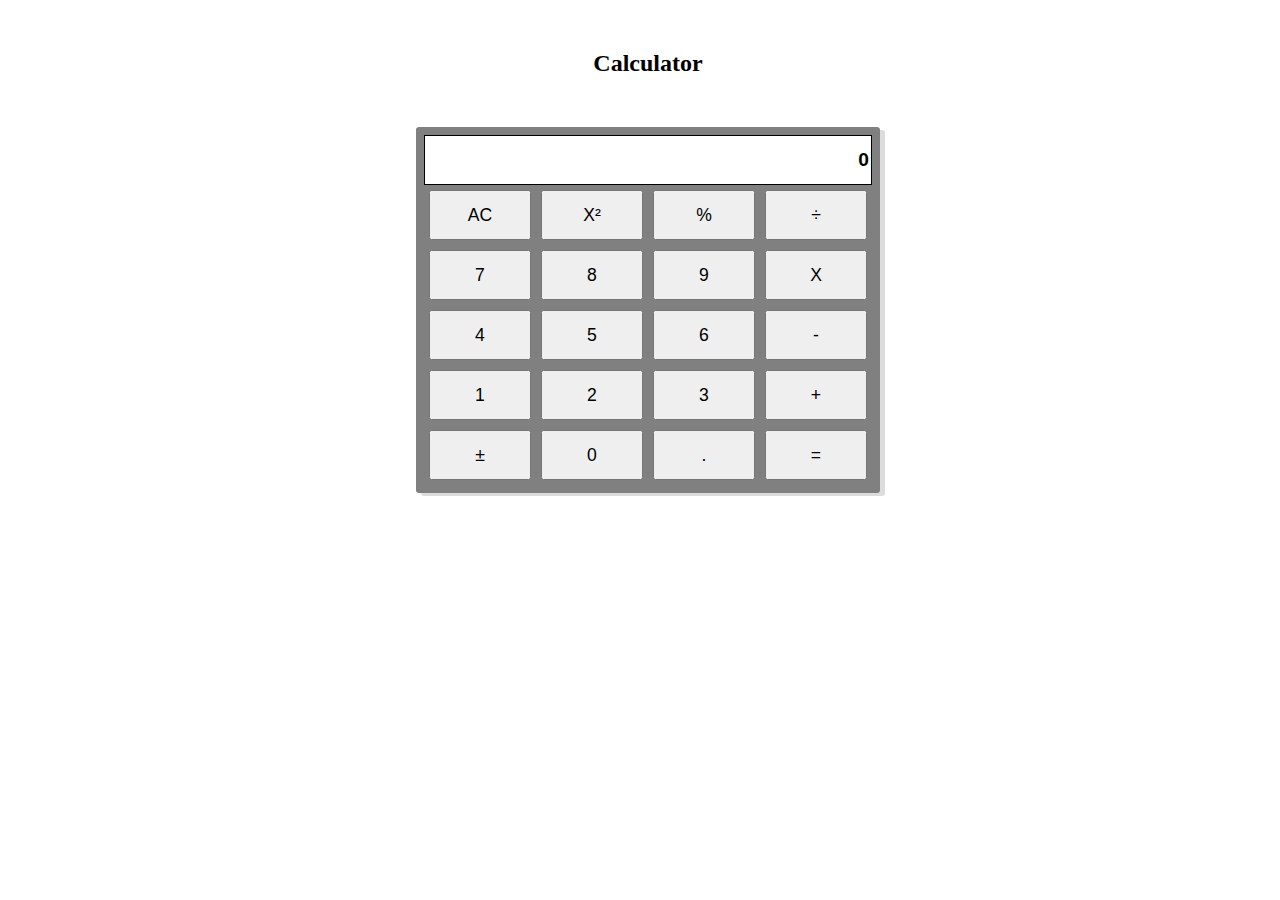
<file: Calculator/index.html>
<html>

<head>
    <title>Calculator</title>
    <link rel="stylesheet" href="index.css">
    <script src="index.js"></script>
</head>

<body>
    <h2>Calculator</h2>
    <main>
        <div class="main">
            <div class="col">
                <input type="text" id="inputCal" name="inputCal" value="0"></input>
            </div>
            <div class="col">
                <button type="button" id="clearInput" onclick="clearInput()">AC</button>
                <button type="button" id="square" onclick="square()">X&sup2;</button>
                <button type="button" id="percentage" onclick="percentage()">%</button>
                <button type="button" id="divide" onclick="input('/')">&divide;</button>
            </div>
            <div class="col">
                <button type="button" id="seven" onclick="input('7')">7</button>
                <button type="button" id="eight" onclick="input('8')">8</button>
                <button type="button" id="nine" onclick="input('9')">9</button>
                <button type="button" id="multiply" onclick="input('*')">X</button>
            </div>
            <div class="col">
                <button type="button" id="four" onclick="input('4')">4</button>
                <button type="button" id="five" onclick="input('5')">5</button>
                <button type="button" id="six" onclick="input('6')">6</button>
                <button type="button" id="subtract" onclick="input('-')">-</button>
            </div>
            <div class="col">
                <button type="button" id="one" onclick="input('1')">1</button>
                <button type="button" id="two" onclick="input('2')">2</button>
                <button type="button" id="three" onclick="input('3')">3</button>
                <button type="button" id="add" onclick="input('+')">+</button>
            </div>
            <div class="col">
                <button type="button" id="plusminus" onclick="plusminus()">&PlusMinus;</button>
                <button type="button" id="" onclick="input('0')">0</button>
                <button type="button" id="decimal" onclick="decimal()">.</button>
                <button type="button" id="equals" onclick="calculate()">=</button>
            </div>
        </div>
    </main>

</body>

</html>
</file>
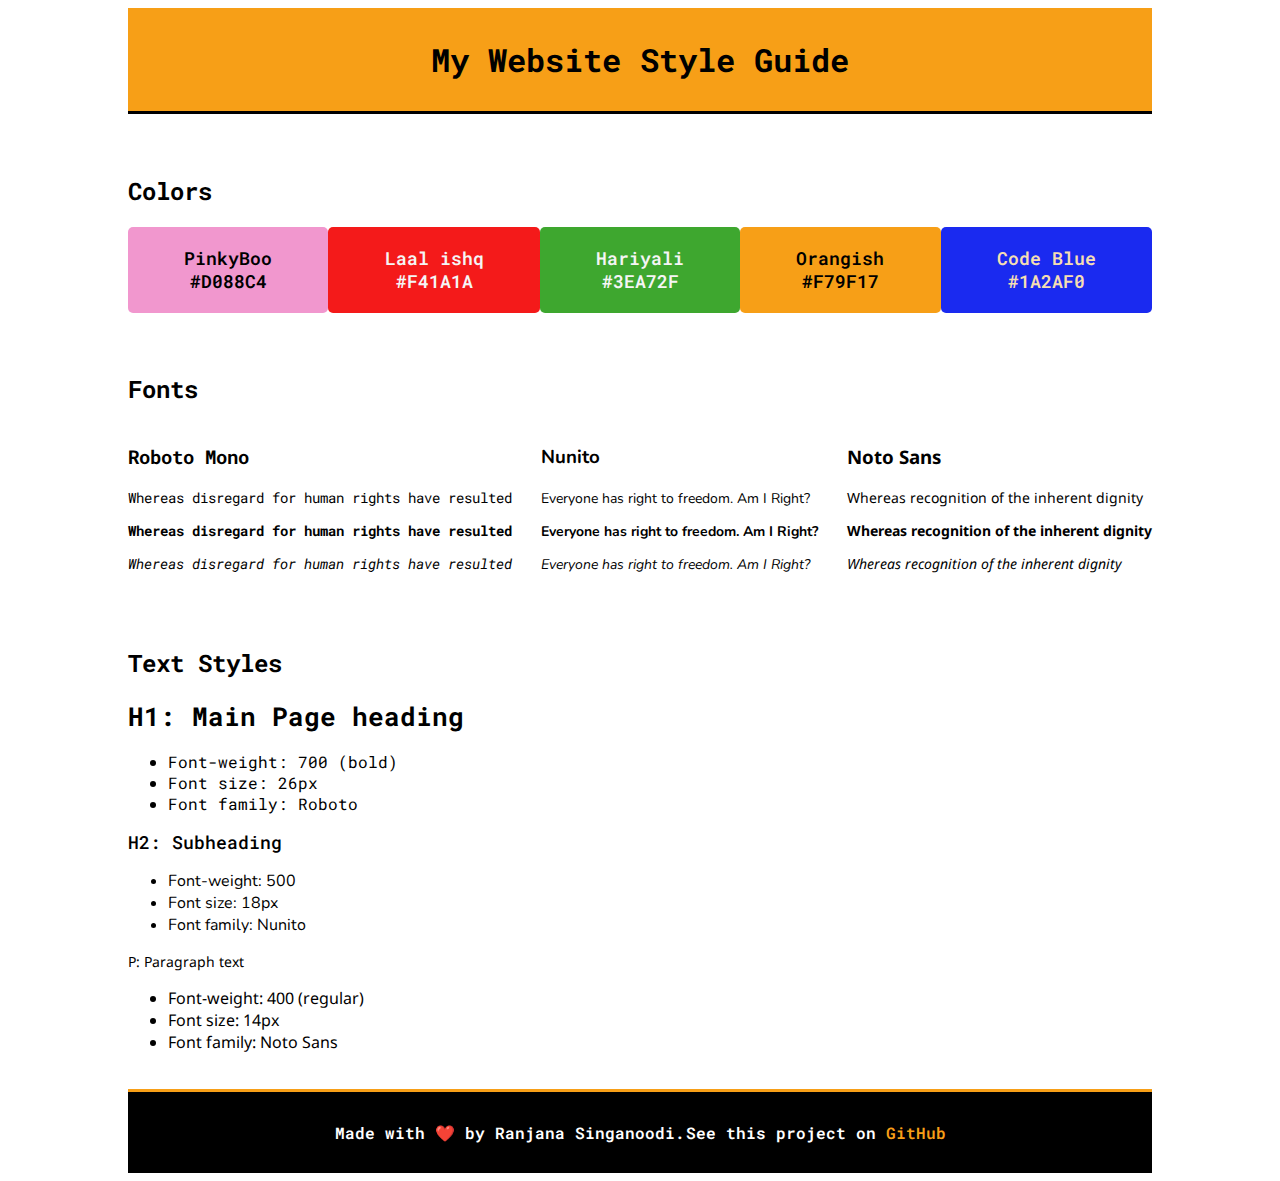
<file: HTML_CSS/DesignSystem/index.html>
<!DOCTYPE html>
<html>

<head>
    <title>My Website design</title>
    <link rel="stylesheet" href="styles.css">
    <link href="https://fonts.googleapis.com/css2?family=Roboto+Mono:ital,wght@0,100..700;1,100..700&display=swap"
        rel="stylesheet">
    <link
        href="https://fonts.googleapis.com/css2?family=Noto+Sans:ital,wght@0,100..900;1,100..900&family=Roboto+Mono:ital,wght@0,100..700;1,100..700&display=swap"
        rel="stylesheet">
    <link
        href="https://fonts.googleapis.com/css2?family=Noto+Sans:ital,wght@0,100..900;1,100..900&family=Nunito:ital,wght@0,200..1000;1,200..1000&family=Roboto+Mono:ital,wght@0,100..700;1,100..700&display=swap"
        rel="stylesheet">
</head>

<body>
    <main id="main">
        <h1 id="heading">My Website Style Guide</h1>
        <div id="container">
            <div id="colors">
                <h2>Colors</h2>
                <div class="colorNames">
                    <div id="pink">
                        <p>PinkyBoo</p>
                        <p>#D088C4</p>
                    </div>
                    <div id="red">
                        <p>Laal ishq</p>
                        <p>#F41A1A</p>
                    </div>
                    <div id="green">
                        <p>Hariyali</p>
                        <p>#3EA72F</p>
                    </div>
                    <div id="orange">
                        <p>Orangish</p>
                        <p>#F79F17</p>
                    </div>
                    <div id="blue">
                        <p>Code Blue</p>
                        <p>#1A2AF0</p>
                    </div>
                </div>
            </div>
            <div id="fontFamily">
                <h2>Fonts</h2>
                <div id="fonts">
                    <div class="roboto">
                        <h3>Roboto Mono</h3>
                        <p class="light">Whereas disregard for human rights have resulted</p>
                        <p class="bold">Whereas disregard for human rights have resulted</p>
                        <p class="italic">Whereas disregard for human rights have resulted</p>
                    </div>
                    <div class="nunito">
                        <h3>Nunito</h3>
                        <p class="light">Everyone has right to freedom. Am I Right?</p>
                        <p class="bold">Everyone has right to freedom. Am I Right?</p>
                        <p class="italic">Everyone has right to freedom. Am I Right?</p>
                    </div>
                    <div class="notoSans">
                        <h3>Noto Sans</h3>
                        <p class="light">Whereas recognition of the inherent dignity</p>
                        <p class="bold">Whereas recognition of the inherent dignity</p>
                        <p class="italic">Whereas recognition of the inherent dignity</p>
                    </div>
                </div>
            </div>
            <div id="textStyle">
                <h2>Text Styles</h2>
                <div class="mainPage roboto">
                    <h1>H1: Main Page heading</h1>
                    <ul>
                        <li>Font-weight: 700 (bold)</li>
                        <li>Font size: 26px</li>
                        <li>Font family: Roboto</li>
                    </ul>
                </div>
                <div class="subheading nunito">
                    <h2>H2: Subheading</h2>
                    <ul>
                        <li>Font-weight: 500</li>
                        <li>Font size: 18px</li>
                        <li>Font family: Nunito</li>
                    </ul>
                </div>
                <div class="paraText notoSans">
                    <p>P: Paragraph text</p>
                    <ul>
                        <li>Font-weight: 400 (regular)</li>
                        <li>Font size: 14px</li>
                        <li>Font family: Noto Sans</li>
                    </ul>
                </div>
            </div>
        </div>
    </main>
    <footer>
        Made with ❤️ by Ranjana Singanoodi.
        <span>See this project on
            <a id="github" href="https://github.com/sjranju/PERN-Stack/tree/master/HTML_CSS/DesignSystem">
                GitHub
            </a>
        </span>
    </footer>
</body>

</html>
</file>
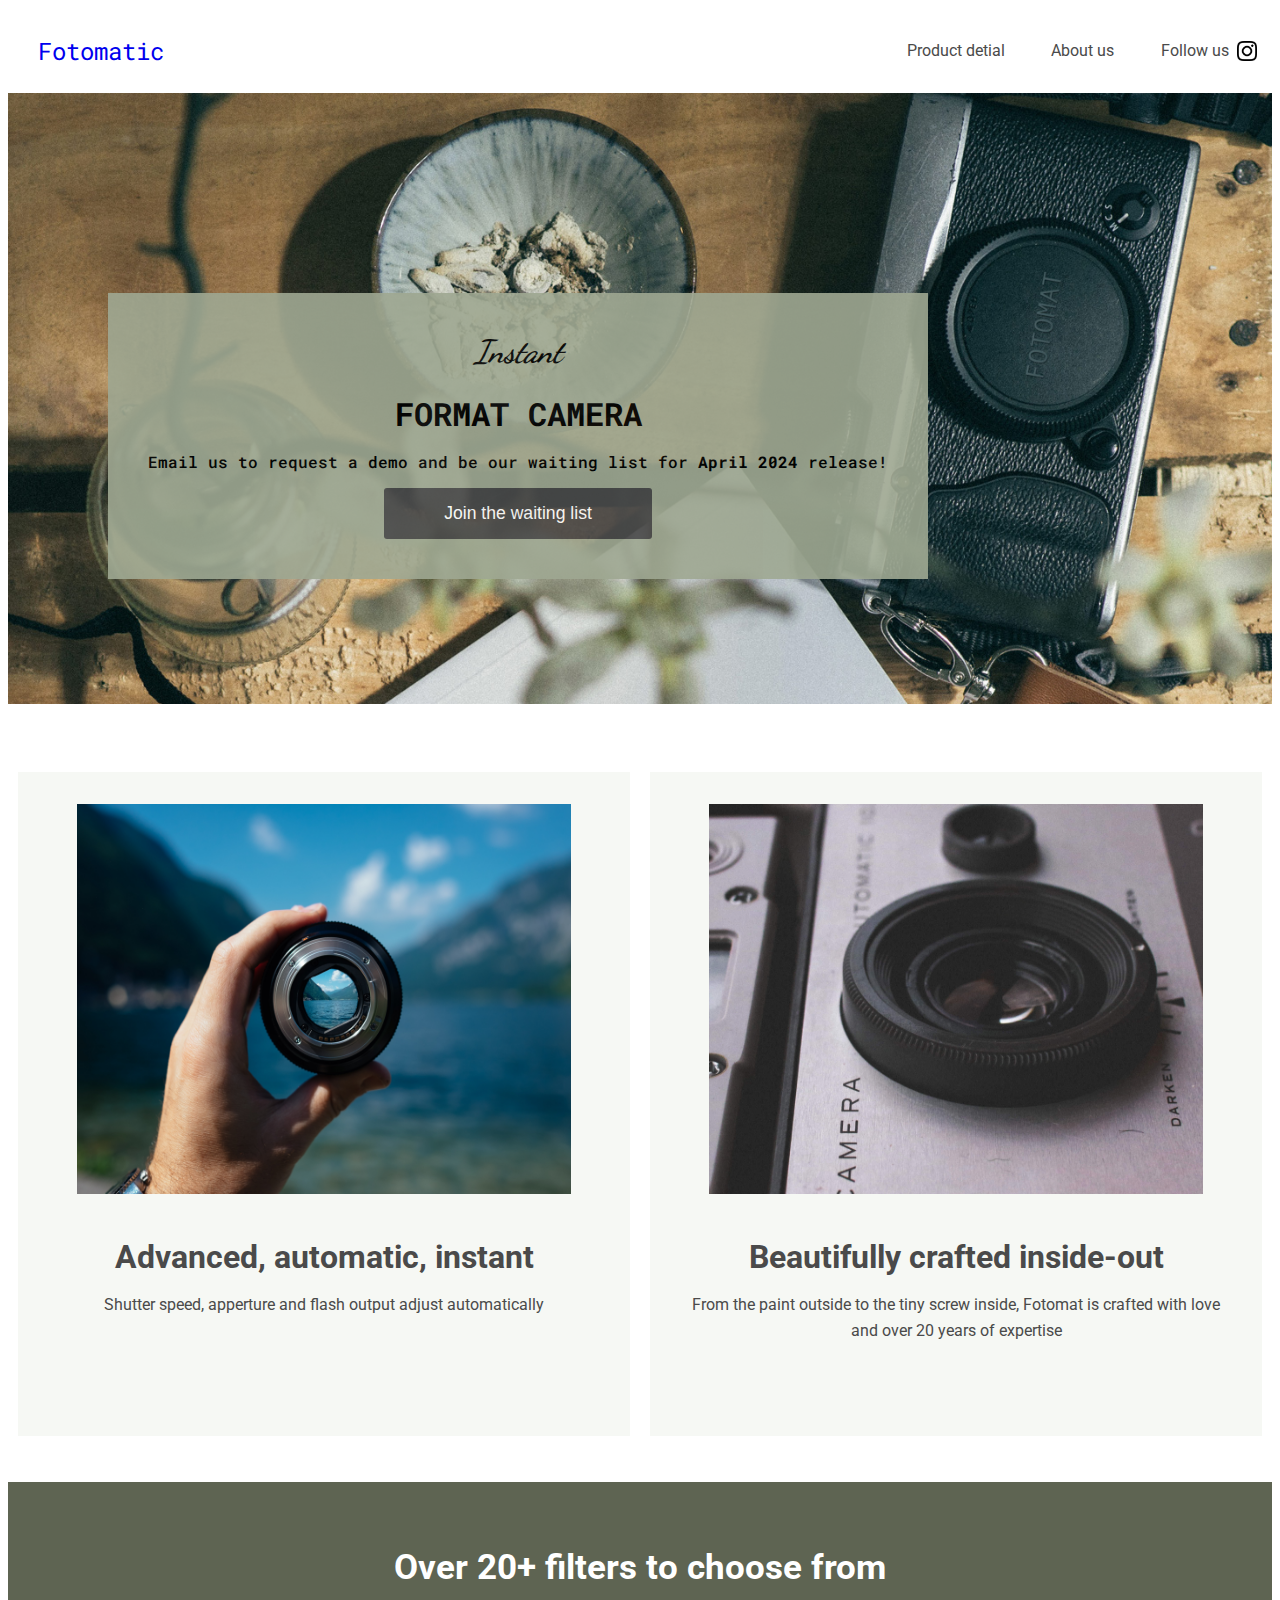
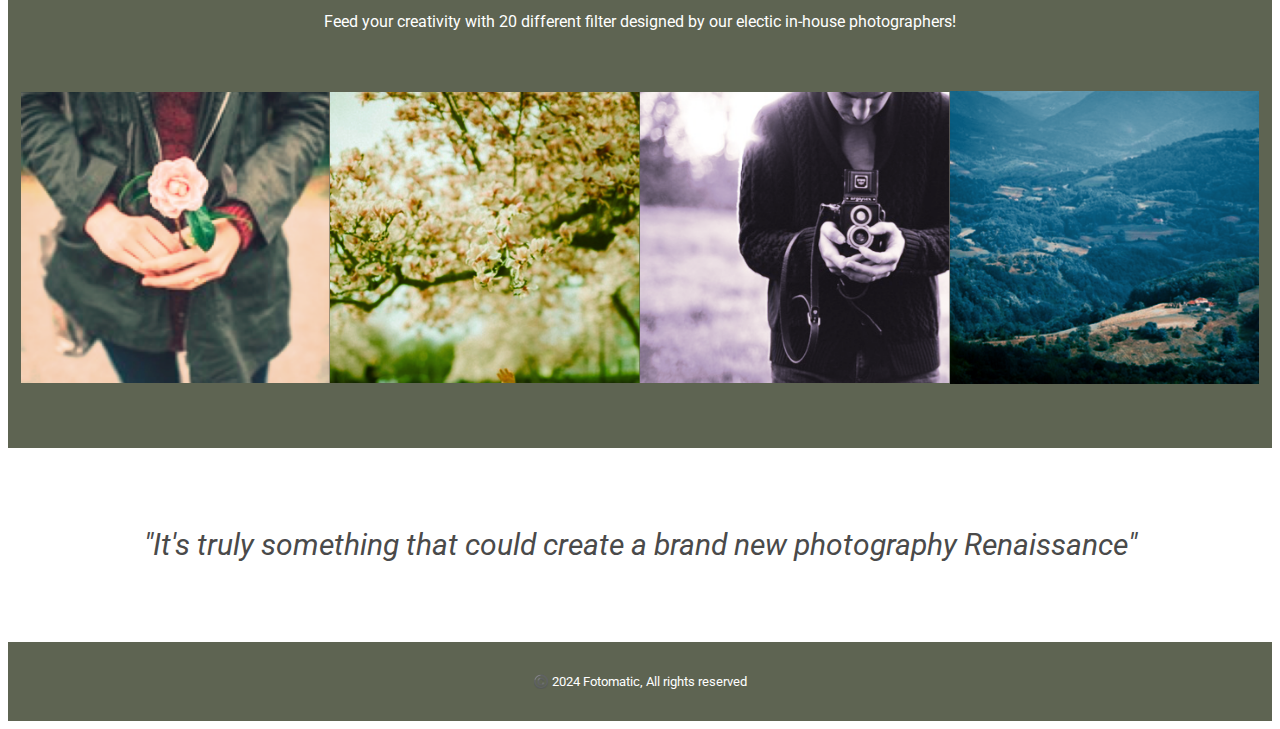
<file: HTML_CSS/Fotomatic/src/index.html>
<!DOCTYPE html>
<html>

<head>
    <title>Fotomatic</title>
    <link href="https://fonts.googleapis.com/css2?family=Roboto+Mono:ital,wght@0,100..700;1,100..700&display=swap"
        rel="stylesheet">
    <link
        href="https://fonts.googleapis.com/css2?family=Roboto:ital,wght@0,100;0,300;0,400;0,500;0,700;0,900;1,100;1,300;1,400;1,500;1,700;1,900&display=swap"
        rel="stylesheet">
    <link
        href="https://fonts.googleapis.com/css2?family=Dancing+Script:wght@400..700&family=Roboto:ital,wght@0,100;0,300;0,400;0,500;0,700;0,900;1,100;1,300;1,400;1,500;1,700;1,900&display=swap"
        rel="stylesheet">
    <link rel="stylesheet" href="./index.css">
</head>

<body>
    <nav id="largeScreen">
        <a href="#" id="companyName">Fotomatic</a>
        <a class="navList">Product detial</a>
        <a class="navList">About us</a>
        <a class="navList followUs">
            <p>Follow us</p>
            <img src="../images/instagram.png" alt="follow us on instagram">
        </a>
        <a id="joinUsButton">Join us</a>
    </nav>
    <nav id="mobileDevice">
        <a href="#" class="navList" id="companyLogo">F</a>
        <a class="navList">📞</a>
        <a class="navList">📷</a>
        <a class="navList followUs"><img src="../images/instagram.png" alt="follow us on instagram"></a>
        <a id="joinUsButton">Join us</a>
    </nav>

    <main>
        <section id="banner">
            <img src="../images/banner-landingpage.jpg" alt="banner landing page">
            <div id="joinUs">
                <h2>Instant</h2>
                <h1>Format camera</h1>
                <p>Email us to request a demo and be our waiting list for <strong> April 2024 </strong> release!</p>
                <button>Join the waiting list</button>
            </div>
            <div id="formatCamera">
                <h2>Instant</h2>
                <h1>Format camera</h1>
            </div>
        </section>
        <section id="features">
            <div class="featureCards">
                <div class="card">
                    <img src="../images/feature-1.png" alt="feature 1">
                    <h1>Advanced, automatic, instant</h1>
                    <p>Shutter speed, apperture and flash output adjust automatically</p>
                </div>
                <div class="card">
                    <img src="../images/feature-2.png" alt="feature 2">
                    <h1>Beautifully crafted inside-out</h1>
                    <p>From the paint outside to the tiny screw inside, Fotomat is crafted with love and over 20 years
                        of expertise</p>
                </div>
            </div>
        </section>
        <section id="filter">
            <h1>Over 20+ filters to choose from</h1>
            <p>Feed your creativity with 20 different filter designed by our electic in-house photographers!</p>
            <div class="filterImg">
                <img src="../images/filter-1.png" alt="filter 1">
                <img src="../images/filter-2.png" alt="filter 2">
                <img src="../images/filter-3.png" alt="filter 3">
                <img src="../images/filter-4.png" alt="filter 4">
            </div>
        </section>
        <article>
            "It's truly something that could create a brand new photography Renaissance"
        </article>
        <footer>
            ©️ 2024 Fotomatic, All rights reserved
        </footer>
    </main>

</body>

</html>
</file>
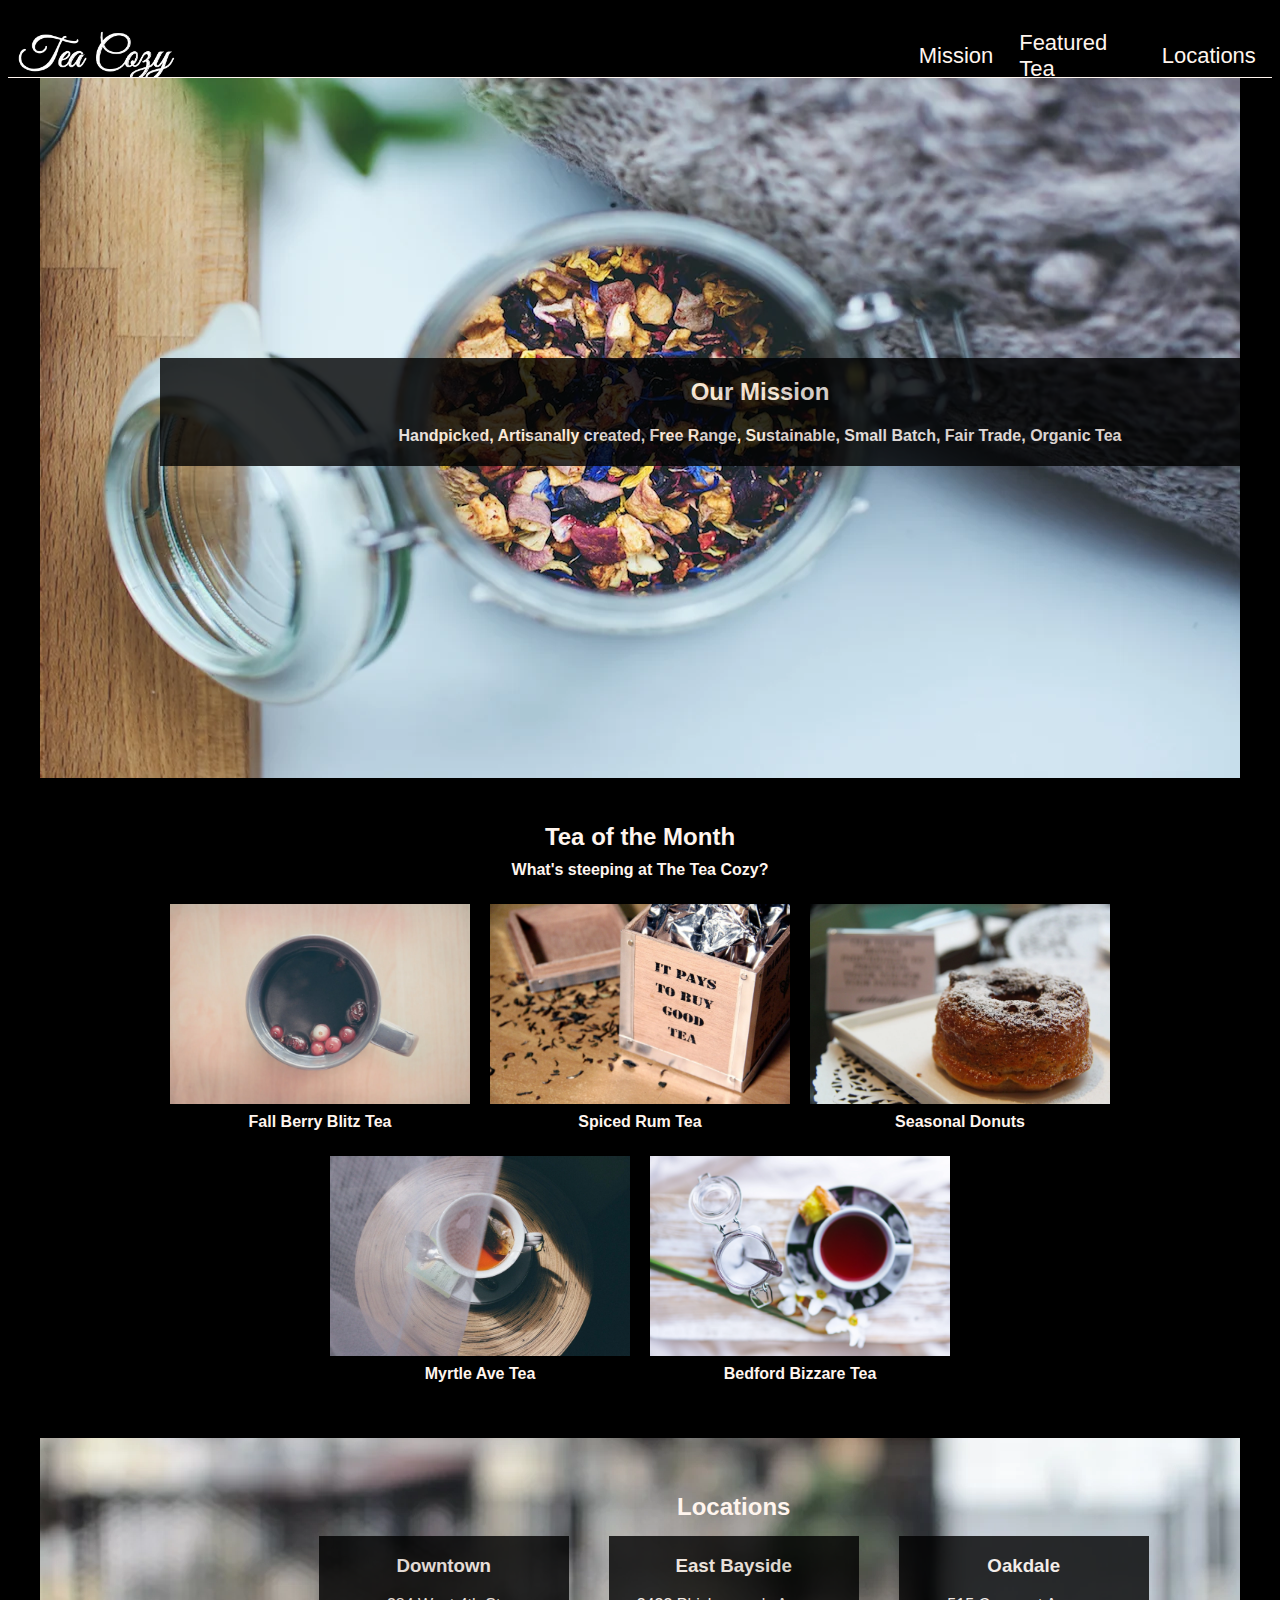
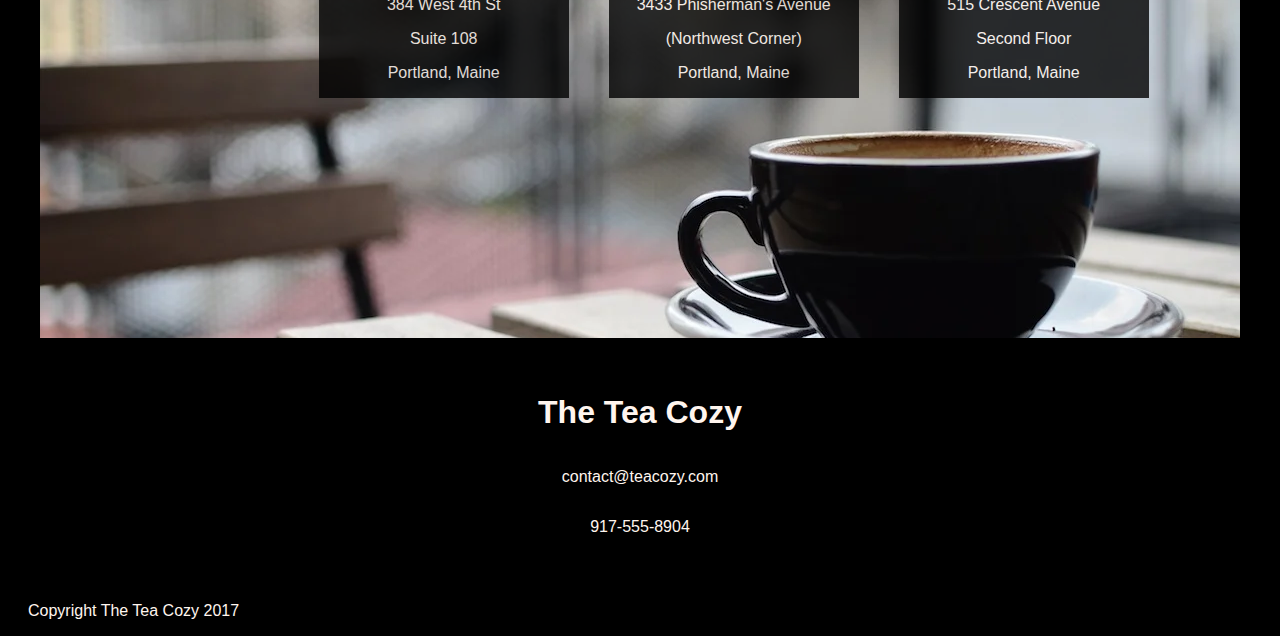
<file: HTML_CSS/TeaCozy/src/index.html>
<!DOCTYPE html>
<html>

<head>
    <title>Tea Cozy</title>
    <link rel="stylesheet" href="./index.css">
</head>

<body>
    <main>
        <nav>
            <div class="navbar">
                <img src="../images/img-tea-cozy-logo.jpg" alt="Tea Cozy Logo">
                <p>Mission</p>
                <p>Featured Tea</p>
                <p>Locations</p>
            </div>
        </nav>
        <section id="mission">
            <img src="../images/img-mission-background.jpg">
            <div class="ourMission">
                <h2>Our Mission</h2>
                <h4>Handpicked, Artisanally created, Free Range, Sustainable, Small Batch, Fair Trade, Organic Tea</h4>
            </div>
        </section>
        <section id="teaOfMonth">
            <h2>Tea of the Month</h2>
            <p>What's steeping at The Tea Cozy?</p>
            <div class="menu">
                <div class="">
                    <img src="../images/img-berryblitz.jpg" alt="berryblitz">
                    <p>Fall Berry Blitz Tea</p>
                </div>
                <div class="">
                    <img src="../images/img-spiced-rum.jpg" alt="spiced-rum">
                    <p>Spiced Rum Tea</p>
                </div>
                <div class="">
                    <img src="../images/img-donut.jpg" alt="donut">
                    <p>Seasonal Donuts</p>
                </div>
                <div class="">
                    <img src="../images/img-myrtle-ave.jpg" alt="myrtle-ave">
                    <p>Myrtle Ave Tea</p>
                </div>
                <div class="">
                    <img src="../images/img-bedford-bizarre.jpg" alt="bedford-bizarre">
                    <p>Bedford Bizzare Tea</p>
                </div>
            </div>
        </section>
        <section id="locations">
            <img src="../images/img-locations-background.jpg" alt="">
            <div id="locationBox">
                <h2>Locations</h2>
                <div id="locationList">
                    <div class="loc">
                        <h3>Downtown</h3>
                        <p>384 West 4th St</p>
                        <p>Suite 108</p>
                        <p>Portland, Maine</p>
                    </div>
                    <div class="loc">
                        <h3>East Bayside</h3>
                        <p>3433 Phisherman's Avenue</p>
                        <p>(Northwest Corner)</p>
                        <p>Portland, Maine</p>
                    </div>
                    <div class="loc">
                        <h3>Oakdale</h3>
                        <p>515 Crescent Avenue</p>
                        <p>Second Floor</p>
                        <p>Portland, Maine</p>
                    </div>
                </div>
            </div>
        </section>
        <section id="contact">
            <h1>The Tea Cozy</h1>
            <p>contact@teacozy.com</p>
            <p>917-555-8904</p>
        </section>
    </main>
    <footer>
        <p>Copyright The Tea Cozy 2017</p>
    </footer>
</body>

</html>
</file>
<file: Calculator/index.css>
body {
    text-align: center;
    width: 100%;
}

body h2 {
    margin-top: 50px;
}

main {
    width: 35%;
    display: flex;
    flex-direction: column;
    justify-content: center;
    align-items: center;
    margin: 50px auto;
    background-color: gray;
    border: 3px solid gray;
    border-radius: 3px;
    box-shadow: 5px 3px gainsboro;
    padding: 5px;
}

.main {
    display: flex;
    flex-direction: column;
    /* margin: 10px 5px; */
    width: 100%;
    justify-content: center;
    align-items: center;
}

.col {
    width: 100%;
    display: flex;
    justify-content: space-between;
}

.col input {
    width: 100%;
    height: 50px;
    border: 1px solid black;
    text-align: right;
    font-size: 1.2em;
    font-weight: 600;
    margin 0px 5px;
}

.col button {
    margin: 5px 5px;
    width: 25%;
    height: 50px;
    font-size: 1.1em;
}
</file>
<file: HTML_CSS/DesignSystem/styles.css>
#main {
    margin: 0px 120px;
}

#container {
    display: flex;
    flex-direction: column;
    justify-content: space-between;
    align-items: stretch;
    margin-top: 20px;
}

#heading {
    display: flex;
    justify-content: center;
    padding: 30px;
    background-color: #F79F17;
    margin-top: 0px;
    border-bottom: 3px solid black;
}

#colors {
    font-family: "Roboto Mono";
    display: flex;
    flex-direction: column;
    justify-content: space-around;
    margin: 20px 0px;
}

#colors h2 {
    justify-content: flex-start;
}


.colorNames {
    display: flex;
    flex-wrap: wrap;
    justify-content: space-around;
    align-items: center;
}

#pink {
    background-color: #F197CE;
    max-height: 50px;
    max-width: 150px;
    flex-grow: 1;
}

#red {
    background-color: #F41A1A;
    color: whitesmoke;
    max-height: 50px;
    max-width: 150px;
    flex-grow: 1;
}

#green {
    background-color: #3EA72F;
    color: whitesmoke;
    max-height: 50px;
    max-width: 150px;
    flex-grow: 1;
}

#blue {
    background-color: #1A2AF0;
    color: wheat;
    max-height: 50px;
    max-width: 150px;
    flex-grow: 1;
}

#orange {
    background-color: #F79F17;
    max-height: 50px;
    max-width: 150px;
    flex-grow: 1;
}

#pink,
#orange,
#green,
#red,
#blue {
    padding: 20px 40px;
    border-radius: 5px;
    font-weight: 600;
    font-size: 1.1em;
    display: flex;
    flex-direction: column;
    justify-content: center;
    align-items: center;
}


#pink p,
#orange p,
#green p,
#red p,
#blue p {
    padding: 0;
    margin: 0;
}

#fonts {
    display: flex;
    flex-wrap: wrap;
    justify-content: space-between;
    align-items: flex-start;
}


#fontFamily {
    margin: 20px 0px;
}

#fontFamily p {
    font-size: 14px;
}

.roboto {
    font-family: 'Roboto Mono', monospace;
}

.light {
    font-weight: 400;
}

.bold {
    font-weight: bold;
}

.italic {
    font-style: italic;
}

.notoSans {
    font-family: 'Noto Sans', sans-serif;
}

.nunito {
    font-family: Nunito, sans-serif;
}

#textStyle h2,
#fontFamily h2,
#heading {
    font-family: "Roboto Mono";
}

.mainPage h1 {
    font-size: 26px;
    font-weight: bold;
}

.subheading h2 {
    font-size: 18px;
    font-weight: 500;
}

.paraText p {
    font-size: 14px;
}

#colors h2,
#textStyle h2,
#fontFamily h2 {
    /* padding: 0.5em 0; */
}

#colors h2:hover,
#textStyle h2:first-of-type:hover,
#fontFamily h2:hover {
    text-decoration: underline;
    text-decoration-color: #F79F17;
}

#heading:hover {
    text-decoration: double;
    text-decoration-color: #1A2AF0;
}

#textStyle {
    margin: 20px 0px;
}

footer {
    font-family: "Roboto Mono";
    display: flex;
    justify-content: center;
    padding: 30px;
    background-color: black;
    color: white;
    font-weight: 600;
    margin: 0px 120px;
    border-top: 3px solid #F79F17;

}

footer a {
    text-decoration: none;
    color: #F79F17;
}

footer span {
    margin-left: 1px;
}
</file>
<file: HTML_CSS/Fotomatic/src/index.css>
html {
    font-size: 16px;
}

#largeScreen {
    height: 85px;
    display: grid;
    grid-template-columns: 70% 1fr 1fr 1fr;
    align-content: center;
    color: #4A4A4A;
}

nav a {
    text-decoration: none;
    font-family: "Roboto", sans-serif;
    align-self: center;
    justify-self: center;
}

#mobileDevice {
    display: none;
}

#companyName {
    font-family: "Roboto Mono";
    font-size: 1.5rem;
    padding-left: 30px;
    justify-self: left;
}

nav a:last-child {
    padding-right: 30px;
}

nav .navlist {
    line-height: 1.6;
}

.followUs {
    display: flex;
    justify-content: center;
    align-items: center;
}

.followUs img {
    height: 20px;
    margin-left: 8px;
}

#joinUsButton {
    display: none;
    /* visibility: hidden; */
}

main {
    position: relative;
    font-family: Roboto;
}

#banner {
    margin-bottom: 64px;
    position: relative;
}

#banner img {
    width: 100%;
    height: auto;
}

#joinUs {
    background-color: #9FA892;
    opacity: 0.9;
    position: absolute;
    top: 200px;
    left: 100px;
    text-align: center;
    padding: 40px;
    font-family: "Roboto Mono";
}

#joinUs h1 {
    text-transform: uppercase;
    margin-bottom: 0;
    padding-bottom: 0;
}

#joinUs h2 {
    font-style: oblique;
    font-family: "Dancing Script", cursive;
    font-weight: bolder;
    font-size: 2rem;
    margin-top: 0;
    margin-bottom: 0;
}

#joinUs p {
    font-weight: 500;
}

#joinUs button {
    padding: 15px 60px;
    color: white;
    background-color: #4A4A4A;
    border: none;
    border-radius: 3px;
    font-weight: 500;
    font-size: 1.1rem;
}

#formatCamera {
    display: none;
}

.featureCards {
    display: flex;
    justify-content: center;
    align-items: center;
    text-align: center;
    font-family: Roboto;
    color: #4A4A4A;
    margin-bottom: 46px;
}

.featureCards img {
    height: 65%;
    width: 90%;
    margin-bottom: 40px;
}

.featureCards h1 {
    font-size: 2rem;
    margin-top: 0;
    margin-bottom: 0;
}

.featureCards p {
    line-height: 1.6;
    margin-bottom: 0;
}

.card {
    height: 600px;
    width: 600px;
    background-color: #F6F8F4;
    padding: 32px;
    margin-inline: 10px;
}


#filter {
    background-color: #5E6452;
    color: white;
    padding: 64px 1%;
    text-align: center;
}

#filter h1 {
    margin-top: 0;
    font-size: 2.2rem;
}

#filter p {
    margin-top: 0;
}

.filterImg {
    display: grid;
    grid-template-columns: repeat(4, 1fr);
    align-items: center;
    justify-content: center;
    margin-top: 60px;
}

.filterImg img {
    object-fit: cover;
    max-width: 100%;
}

article {
    margin: 80px 0px;
    color: #4A4A4A;
    font-size: 1.9rem;
    line-height: 1.1;
    font-style: italic;
    text-align: center;
}

footer {
    padding: 32px 0;
    background-color: #5E6452;
    color: white;
    font-size: 0.8rem;
    font-family: Roboto;
    text-align: center;
    margin: 0 auto;
}

@media only screen and (min-width:760px) and (max-width:980px) {

    #largeScreen {
        grid-template-columns: 50% 1fr 1fr 1fr 1fr;
    }

    .card {
        height: 400px;
        width: 400px;
    }

    #banner {
        position: relative;
    }

    #formatCamera {
        display: block;
        opacity: 0.9;
        position: absolute;
        top: 20%;
        left: 20%;
        right: 20%;
        text-align: center;
        padding: 10px;
        font-family: "Roboto Mono";
    }

    #formatCamera h1 {
        color: white;
        text-transform: uppercase;
        margin: 0;
        padding: 0;
        font-size: 3rem;
    }

    #formatCamera h2 {
        color: white;
        font-style: oblique;
        font-family: "Dancing Script", cursive;
        font-weight: bolder;
        font-size: 6rem;
        margin: 0;
        padding-top: 0;
    }
}

@media only screen and (max-width:760px) {

    #largeScreen {
        display: none;
    }

    #mobileDevice {
        height: 85px;
        display: grid;
        grid-template-columns: 40% 1fr 1fr 1fr 1fr;
        align-content: center;
        color: #4A4A4A;
    }

    .card {
        height: 400px;
        width: 400px;
    }

    .featureCards {
        display: flex;
        flex-direction: column;
    }

    #banner {
        position: relative;
    }

    #formatCamera {
        display: block;
        opacity: 0.9;
        position: absolute;
        top: 10%;
        left: 10%;
        right: 10%;
        text-align: center;
        padding: 10px;
        font-family: "Roboto Mono";
    }

    #formatCamera h1 {
        color: white;
        text-transform: uppercase;
        margin: 0;
        padding: 0;
        font-size: 2.2rem;
    }

    #formatCamera h2 {
        color: white;
        font-style: oblique;
        font-family: "Dancing Script", cursive;
        font-weight: bolder;
        font-size: 4.4rem;
        margin: 0;
        padding-top: 0;
    }

    #companyLogo {
        font-weight: bolder;
        font-size: 2rem;
        justify-self: left;
    }

}

@media only screen and (max-width:980px) {
    #joinUs {
        display: none;
    }

    #joinUsButton {
        display: block;
        background-color: #5E6452;
        justify-self: center;
        padding: 4px 8px;
        border-radius: 5px;
        color: white;
    }

    footer {
        font-size: 0.7rem;
    }

    .card h1 {
        font-size: 1.5rem;
    }

    article {
        font-size: 1.5rem;
    }
}
</file>
<file: HTML_CSS/TeaCozy/src/index.css>
body {
    background-color: black;
    color: seashell;
    font-family: Helvetica;
}

.navbar {
    display: grid;
    grid-template-columns: 70% 10% 10% 10%;
    height: 69px;
    border-bottom: 1px solid seashell;
    justify-items: center;
    align-items: center;
    font-size: 22px;
}

.navbar img {
    height: 50px;
    justify-self: left;
    padding-left: 10px;
}

#mission {
    display: flex;
    justify-content: center;
    position: relative;
    margin-bottom: 40px;
}

#mission img {
    height: 700px;
    width: 1200px;
}

.ourMission {
    background-color: black;
    text-align: center;
    width: 1200px;
    position: absolute;
    top: 40%;
    left: 152px;
    opacity: 0.8;
}


#teaOfMonth {
    width: 1000px;
    display: flex;
    flex-direction: column;
    flex-wrap: wrap;
    margin: 10px auto;
    align-items: center;
}

#teaOfMonth h2,
#teaOfMonth p {
    margin: 5px;
}

#teaOfMonth p {
    font-weight: 600;
}

#teaOfMonth img {
    height: 200px;
    width: 300px;
}

.menu {
    display: flex;
    flex-wrap: wrap;
    justify-content: center;
    justify-items: center;
    align-items: center;
    margin-top: 10px;
    margin-bottom: 20px;
}

.menu div {
    margin: 10px;
}

.menu p {
    text-align: center;
}

#locations {
    position: relative;
    margin: 20px auto;
    text-align: center;
}

#locations img {
    height: 500px;
    width: 1200px;
    object-fit: cover;
}

#locationBox h2 {
    margin-bottom: 15px;
    font-weight: 800;
}

#locationBox {
    position: absolute;
    top: 7%;
    left: 23%;
}

#locationList {
    display: flex;
    justify-content: center;
    align-items: center;
}

#locationList div {
    margin: 0 20px;
}

.loc {
    background-color: black;
    opacity: 0.8;
    width: 250px;
}

#contact {
    display: flex;
    flex-direction: column;
    justify-content: center;
    align-items: center;
    height: 200px;
    margin-bottom: 40px;
}

footer {
    text-align: left;
    padding-left: 20px;
}
</file>
